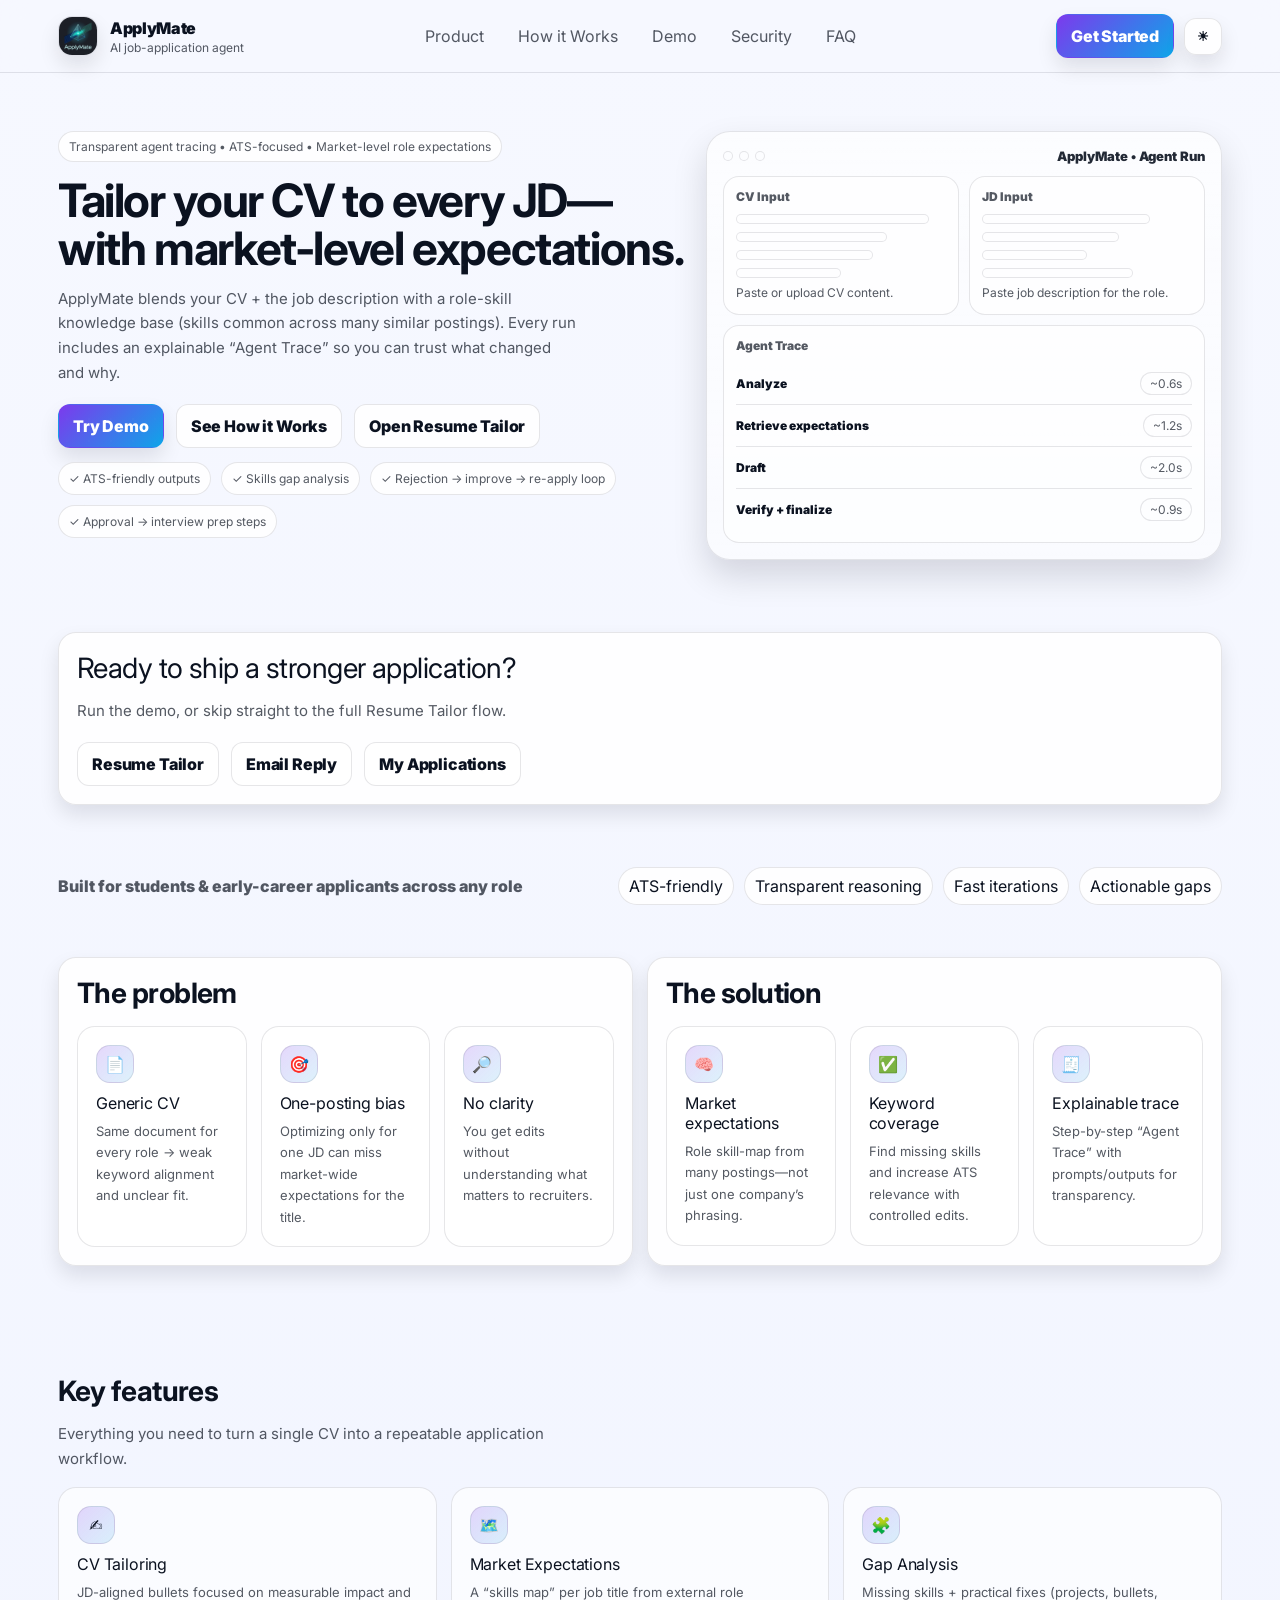
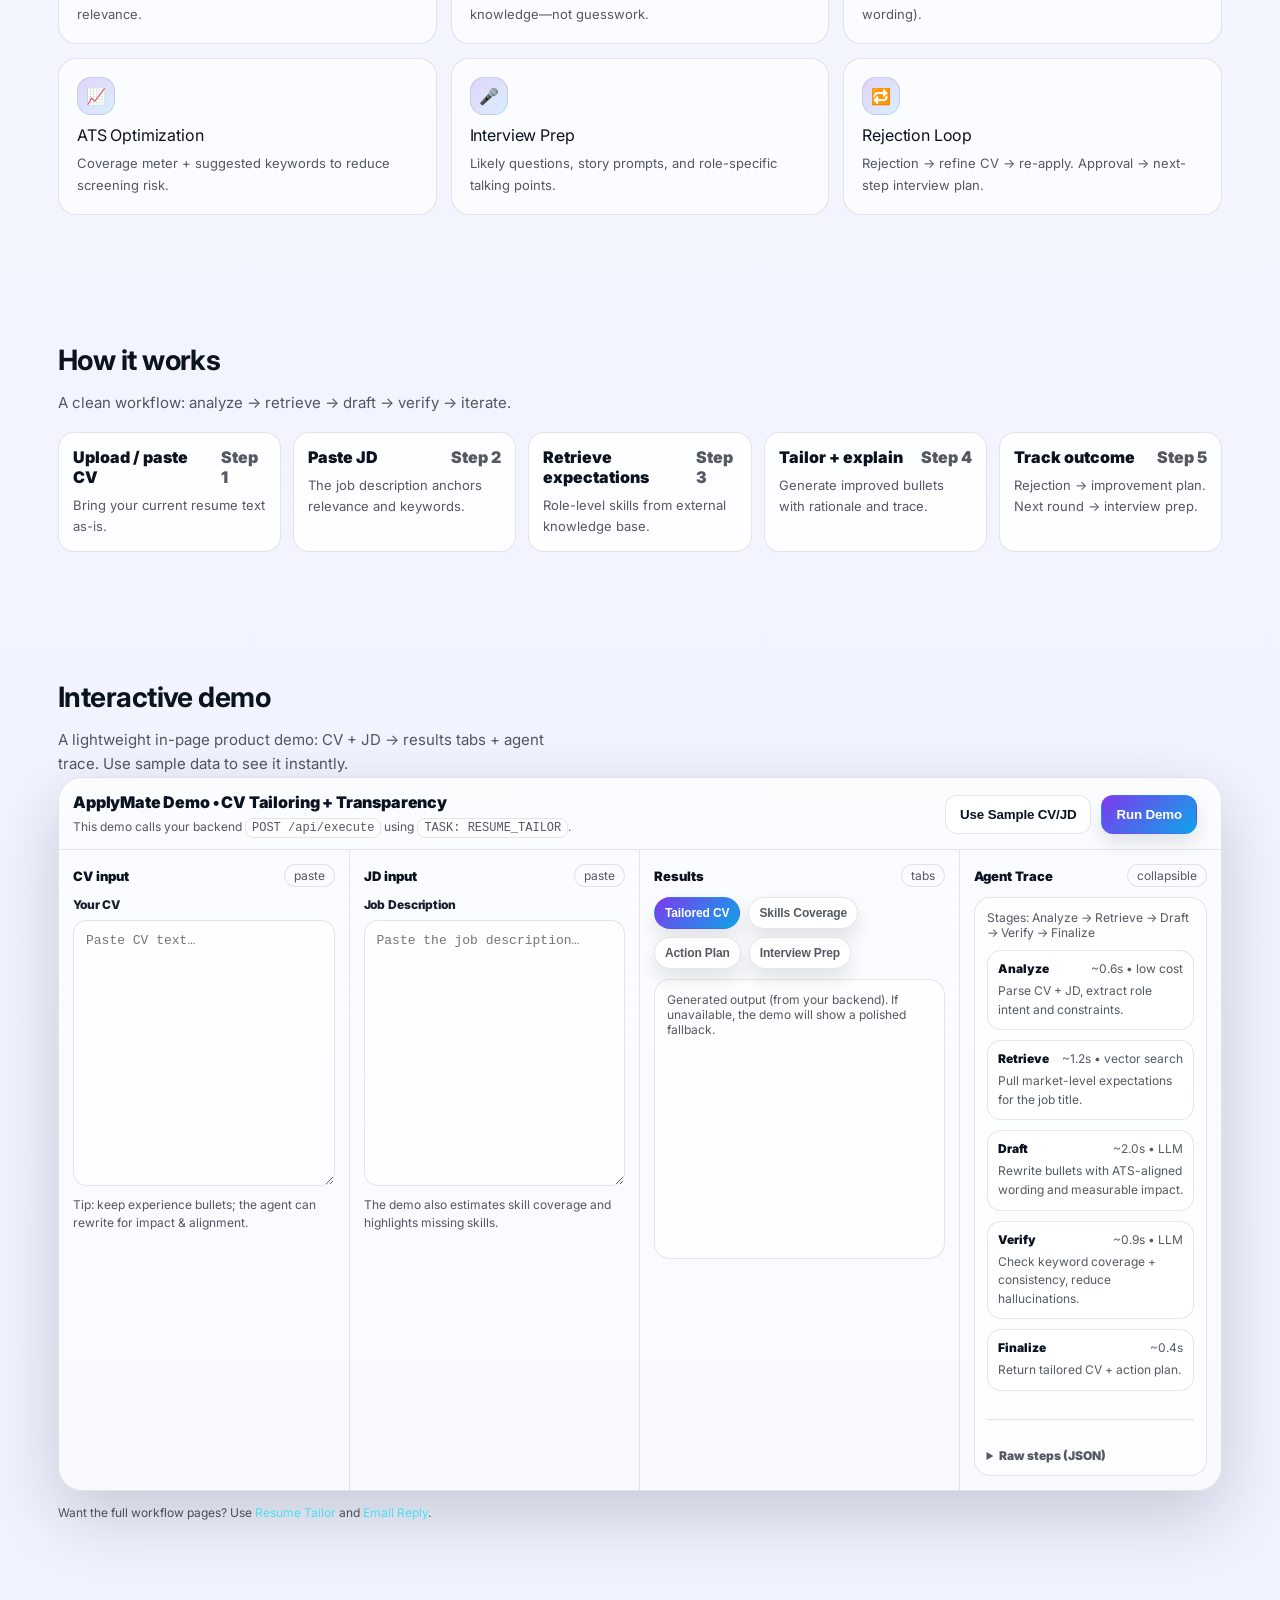
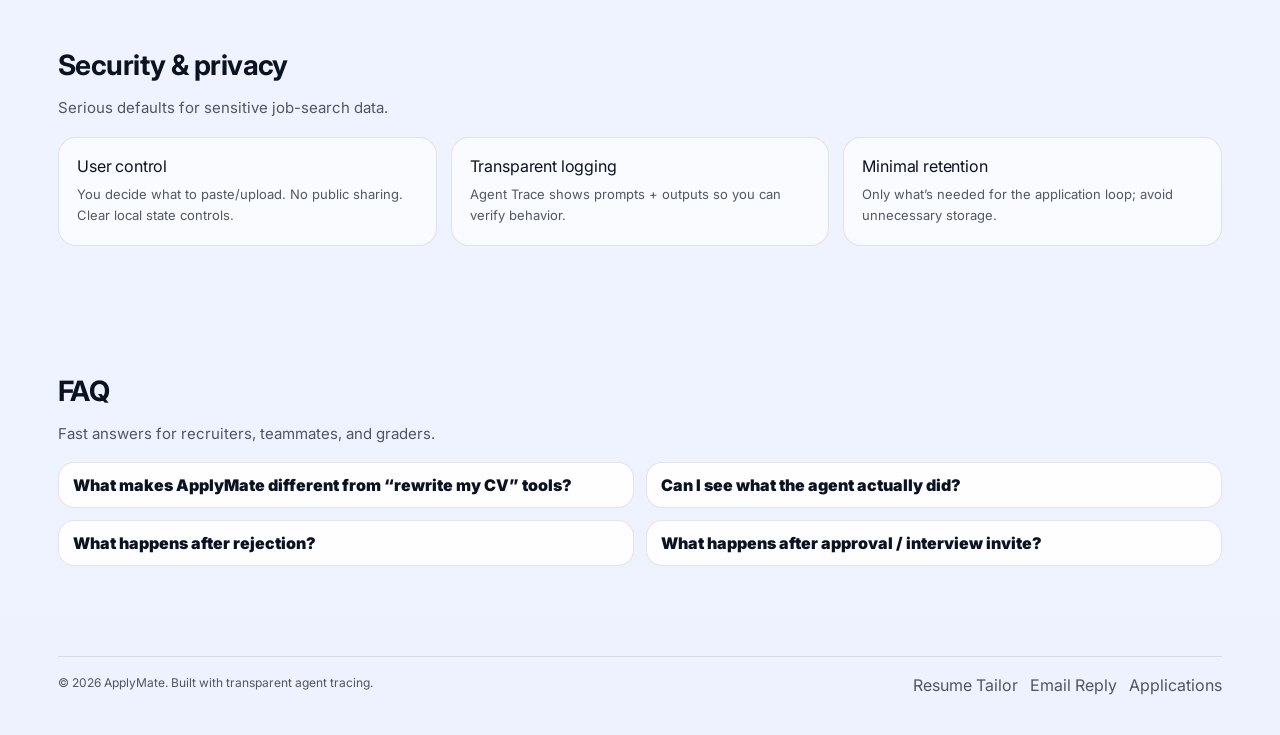
<file: static/index.html>
<!doctype html>
<html lang="en" data-theme="dark">
<head>
  <meta charset="UTF-8" />
  <meta name="viewport" content="width=device-width,initial-scale=1" />
  <title>ApplyMate — Tailor your CV to every JD</title>

  <!-- Optional: premium font -->
  <link rel="preconnect" href="https://fonts.googleapis.com">
  <link rel="preconnect" href="https://fonts.gstatic.com" crossorigin>
  <link href="https://fonts.googleapis.com/css2?family=Inter:wght@400;500;600;700;800;900&display=swap" rel="stylesheet">

  <link rel="stylesheet" href="/static/styles.css" />
  <script defer src="/static/theme.js"></script>
  <script defer src="/static/demo.js"></script>
</head>

<body>
  <div class="bgDots"></div>

  <!-- Top Nav -->
  <header class="topbar">
    <div class="topbarInner">
      <div class="brand">
        <img class="logoImg" src="/static/applymate-logo.png" alt="ApplyMate logo" />
        <div>
          <div class="brandTitle">ApplyMate</div>
          <div class="brandSub">AI job-application agent</div>
        </div>
      </div>

      <nav class="nav" aria-label="Primary">
        <a class="navLink" href="#product">Product</a>
        <a class="navLink" href="#how">How it Works</a>
        <a class="navLink" href="#demo">Demo</a>
        <a class="navLink" href="#security">Security</a>
        <a class="navLink" href="#faq">FAQ</a>
      </nav>

      <div class="navRight">
        <a class="btn btnPrimary" href="/static/resume.html">Get Started</a>
        <button id="themeToggle" class="iconBtn" type="button" aria-label="Toggle theme">☾</button>
      </div>
    </div>
  </header>

  <!-- Hero -->
  <main class="container">
    <section class="hero" id="product">
      <div class="heroGrid">
        <div>
          <span class="kicker">Transparent agent tracing • ATS-focused • Market-level role expectations</span>

          <h1 class="h1">Tailor your CV to every JD—<br/>with market-level expectations.</h1>
          <p class="lead">
            ApplyMate blends your CV + the job description with a role-skill knowledge base
            (skills common across many similar postings). Every run includes an explainable “Agent Trace”
            so you can trust what changed and why.
          </p>

          <div class="heroCtas">
            <a class="btn btnPrimary" href="#demo">Try Demo</a>
            <a class="btn btnSecondary" href="#how">See How it Works</a>
            <a class="btn btnSecondary" href="/static/resume.html">Open Resume Tailor</a>
          </div>

          <div class="heroMeta">
            <span class="badge">✓ ATS-friendly outputs</span>
            <span class="badge">✓ Skills gap analysis</span>
            <span class="badge">✓ Rejection → improve → re-apply loop</span>
            <span class="badge">✓ Approval → interview prep steps</span>
          </div>
        </div>

        <!-- Right: product mock -->
        <div class="mockPanel" aria-label="Product mock">
          <div class="mockTop">
            <div class="windowDots">
              <span class="dot"></span><span class="dot"></span><span class="dot"></span>
            </div>
            <div class="mockTitle">ApplyMate • Agent Run</div>
          </div>

          <div class="mockSplit">
            <div class="miniPanel">
              <div class="miniHead">CV Input</div>
              <div class="miniLines">
                <div class="line w92"></div>
                <div class="line w72"></div>
                <div class="line w65"></div>
                <div class="line w50"></div>
              </div>
              <div class="demoHint">Paste or upload CV content.</div>
            </div>

            <div class="miniPanel">
              <div class="miniHead">JD Input</div>
              <div class="miniLines">
                <div class="line w80"></div>
                <div class="line w65"></div>
                <div class="line w50"></div>
                <div class="line w72"></div>
              </div>
              <div class="demoHint">Paste job description for the role.</div>
            </div>
          </div>

          <div class="traceMini">
            <div class="miniHead">Agent Trace</div>
            <div class="traceRow">
              <span class="traceStage">Analyze</span>
              <span class="pill2">~0.6s</span>
            </div>
            <div class="traceRow">
              <span class="traceStage">Retrieve expectations</span>
              <span class="pill2">~1.2s</span>
            </div>
            <div class="traceRow">
              <span class="traceStage">Draft</span>
              <span class="pill2">~2.0s</span>
            </div>
            <div class="traceRow">
              <span class="traceStage">Verify + finalize</span>
              <span class="pill2">~0.9s</span>
            </div>
          </div>
        </div>
      </div>
    </section>


    <section class="sectionTight">
  <div class="card">
    <div class="h2">Ready to ship a stronger application?</div>
    <p class="lead">Run the demo, or skip straight to the full Resume Tailor flow.</p>
    <div class="heroCtas">
      <a class="btn btnSecondary" href="/static/resume.html">Resume Tailor</a>
      <a class="btn btnSecondary" href="/static/email.html">Email Reply</a>
      <a class="btn btnSecondary" href="/static/applications.html">My Applications</a>
    </div>
  </div>
</section>

    <!-- Social proof strip -->
    <section class="proofStrip">
      <div class="proofRow">
        <div class="proofTitle">Built for students & early-career applicants across any role</div>
        <div class="proofBadges">
          <span class="badge">ATS-friendly</span>
          <span class="badge">Transparent reasoning</span>
          <span class="badge">Fast iterations</span>
          <span class="badge">Actionable gaps</span>
        </div>
      </div>
    </section>

    <!-- Problem -> Solution -->
    <section class="sectionTight">
      <div class="grid2">
        <div class="card">
          <h2 class="h2">The problem</h2>
          <div class="cards3">
            <div class="cardSoft">
              <div class="cardIcon">📄</div>
              <div class="h3">Generic CV</div>
              <div class="cardText">Same document for every role → weak keyword alignment and unclear fit.</div>
            </div>
            <div class="cardSoft">
              <div class="cardIcon">🎯</div>
              <div class="h3">One-posting bias</div>
              <div class="cardText">Optimizing only for one JD can miss market-wide expectations for the title.</div>
            </div>
            <div class="cardSoft">
              <div class="cardIcon">🔎</div>
              <div class="h3">No clarity</div>
              <div class="cardText">You get edits without understanding what matters to recruiters.</div>
            </div>
          </div>
        </div>

        <div class="card">
          <h2 class="h2">The solution</h2>
          <div class="cards3">
            <div class="cardSoft">
              <div class="cardIcon">🧠</div>
              <div class="h3">Market expectations</div>
              <div class="cardText">Role skill-map from many postings—not just one company’s phrasing.</div>
            </div>
            <div class="cardSoft">
              <div class="cardIcon">✅</div>
              <div class="h3">Keyword coverage</div>
              <div class="cardText">Find missing skills and increase ATS relevance with controlled edits.</div>
            </div>
            <div class="cardSoft">
              <div class="cardIcon">🧾</div>
              <div class="h3">Explainable trace</div>
              <div class="cardText">Step-by-step “Agent Trace” with prompts/outputs for transparency.</div>
            </div>
          </div>
        </div>
      </div>
    </section>

    <!-- Key features -->
    <section class="section" aria-label="Features">
      <h2 class="h2">Key features</h2>
      <p class="lead">Everything you need to turn a single CV into a repeatable application workflow.</p>

      <div class="cards6">
        <div class="cardSoft">
          <div class="cardIcon">✍️</div>
          <div class="h3">CV Tailoring</div>
          <div class="cardText">JD-aligned bullets focused on measurable impact and relevance.</div>
        </div>

        <div class="cardSoft">
          <div class="cardIcon">🗺️</div>
          <div class="h3">Market Expectations</div>
          <div class="cardText">A “skills map” per job title from external role knowledge—not guesswork.</div>
        </div>

        <div class="cardSoft">
          <div class="cardIcon">🧩</div>
          <div class="h3">Gap Analysis</div>
          <div class="cardText">Missing skills + practical fixes (projects, bullets, wording).</div>
        </div>

        <div class="cardSoft">
          <div class="cardIcon">📈</div>
          <div class="h3">ATS Optimization</div>
          <div class="cardText">Coverage meter + suggested keywords to reduce screening risk.</div>
        </div>

        <div class="cardSoft">
          <div class="cardIcon">🎤</div>
          <div class="h3">Interview Prep</div>
          <div class="cardText">Likely questions, story prompts, and role-specific talking points.</div>
        </div>

        <div class="cardSoft">
          <div class="cardIcon">🔁</div>
          <div class="h3">Rejection Loop</div>
          <div class="cardText">Rejection → refine CV → re-apply. Approval → next-step interview plan.</div>
        </div>
      </div>
    </section>

    <!-- How it works -->
    <section class="section" id="how">
      <h2 class="h2">How it works</h2>
      <p class="lead">A clean workflow: analyze → retrieve → draft → verify → iterate.</p>

      <div class="stepper">
        <div class="stepPill">
          <div class="stepTop">
            <div class="stepTitle">Upload / paste CV</div>
            <div class="stepNum">Step 1</div>
          </div>
          <div class="stepDesc">Bring your current resume text as-is.</div>
        </div>

        <div class="stepPill">
          <div class="stepTop">
            <div class="stepTitle">Paste JD</div>
            <div class="stepNum">Step 2</div>
          </div>
          <div class="stepDesc">The job description anchors relevance and keywords.</div>
        </div>

        <div class="stepPill">
          <div class="stepTop">
            <div class="stepTitle">Retrieve expectations</div>
            <div class="stepNum">Step 3</div>
          </div>
          <div class="stepDesc">Role-level skills from external knowledge base.</div>
        </div>

        <div class="stepPill">
          <div class="stepTop">
            <div class="stepTitle">Tailor + explain</div>
            <div class="stepNum">Step 4</div>
          </div>
          <div class="stepDesc">Generate improved bullets with rationale and trace.</div>
        </div>

        <div class="stepPill">
          <div class="stepTop">
            <div class="stepTitle">Track outcome</div>
            <div class="stepNum">Step 5</div>
          </div>
          <div class="stepDesc">Rejection → improvement plan. Next round → interview prep.</div>
        </div>
      </div>
    </section>

    <!-- Embedded Demo -->
    <section class="section" id="demo">
      <h2 class="h2">Interactive demo</h2>
      <p class="lead">
        A lightweight in-page product demo: CV + JD → results tabs + agent trace.
        Use sample data to see it instantly.
      </p>

      <div class="demoShell" role="region" aria-label="ApplyMate demo">
        <div class="demoTopBar">
          <div>
            <div class="demoTitle">ApplyMate Demo • CV Tailoring + Transparency</div>
            <div class="demoHint">This demo calls your backend <span class="kbd">POST /api/execute</span> using <span class="kbd">TASK: RESUME_TAILOR</span>.</div>
          </div>
          <div class="demoTopActions">
            <button id="demoSample" class="btn btnSecondary" type="button">Use Sample CV/JD</button>
            <button id="demoRun" class="btn btnPrimary" type="button">Run Demo</button>
            <span id="demoStatus" class="small"></span>
          </div>
        </div>

        <div class="demoGrid">
          <!-- CV -->
          <div class="demoCol">
            <div class="demoColHead">
              <div class="demoColTitle">CV input</div>
              <span class="pill2">paste</span>
            </div>
            <label for="demoCv">Your CV</label>
            <textarea id="demoCv" rows="16" placeholder="Paste CV text…"></textarea>
            <div class="demoHint">Tip: keep experience bullets; the agent can rewrite for impact & alignment.</div>
          </div>

          <!-- JD -->
          <div class="demoCol">
            <div class="demoColHead">
              <div class="demoColTitle">JD input</div>
              <span class="pill2">paste</span>
            </div>
            <label for="demoJd">Job Description</label>
            <textarea id="demoJd" rows="16" placeholder="Paste the job description…"></textarea>
            <div class="demoHint">The demo also estimates skill coverage and highlights missing skills.</div>
          </div>

          <!-- Results -->
          <div class="demoCol">
            <div class="demoColHead">
              <div class="demoColTitle">Results</div>
              <span class="pill2">tabs</span>
            </div>

            <div class="tabs" id="demoTabs">
              <button class="tab isActive" type="button" data-tab="cv">Tailored CV</button>
              <button class="tab" type="button" data-tab="skills">Skills Coverage</button>
              <button class="tab" type="button" data-tab="plan">Action Plan</button>
              <button class="tab" type="button" data-tab="interview">Interview Prep</button>
            </div>

            <div class="tabPanel">
              <div id="tab_cv">
                <div class="small muted">Generated output (from your backend). If unavailable, the demo will show a polished fallback.</div>
                <div id="demoCvOut" class="diffBox" style="margin-top:10px;"></div>
              </div>

              <div id="tab_skills" class="hidden">
                <div class="small muted">Estimated coverage using a role skill-map + keyword overlap.</div>

                <div class="progressRow">
                  <div class="progressLabel"><span>Keyword coverage</span><span id="covPct">0%</span></div>
                  <div class="progressTrack"><div id="covFill" class="progressFill"></div></div>
                </div>

                <div class="progressRow">
                  <div class="progressLabel"><span>Market expectation match</span><span id="marketPct">0%</span></div>
                  <div class="progressTrack"><div id="marketFill" class="progressFill"></div></div>
                </div>

                <div class="hr"></div>

                <div class="h3">Missing skills (from JD)</div>
                <div id="missingChips" class="chips"></div>
              </div>

              <div id="tab_plan" class="hidden">
                <div class="h3">Next actions</div>
                <div id="planOut" class="small" style="margin-top:10px; line-height:1.7;"></div>
              </div>

              <div id="tab_interview" class="hidden">
                <div class="h3">Interview prep</div>
                <div id="interviewOut" class="small" style="margin-top:10px; line-height:1.7;"></div>
              </div>
            </div>
          </div>

          <!-- Trace -->
          <div class="demoCol">
            <div class="demoColHead">
              <div class="demoColTitle">Agent Trace</div>
              <span class="pill2">collapsible</span>
            </div>

            <div class="tracePanel">
              <div class="small muted">Stages: Analyze → Retrieve → Draft → Verify → Finalize</div>
              <div id="traceList" class="traceList"></div>

              <div class="hr"></div>

              <details>
                <summary class="small" style="cursor:pointer; font-weight:900; color: var(--muted);">Raw steps (JSON)</summary>
                <pre id="traceRaw" class="code" style="margin-top:10px;"></pre>
              </details>
            </div>
          </div>
        </div>
      </div>

      <div style="margin-top:14px;" class="small muted">
        Want the full workflow pages? Use <a class="inlineLink" href="/static/resume.html">Resume Tailor</a> and <a class="inlineLink" href="/static/email.html">Email Reply</a>.
      </div>
    </section>

    <!-- Security -->
    <section class="section" id="security">
      <h2 class="h2">Security & privacy</h2>
      <p class="lead">Serious defaults for sensitive job-search data.</p>

      <div class="cards3">
        <div class="cardSoft">
          <div class="h3">User control</div>
          <div class="cardText">You decide what to paste/upload. No public sharing. Clear local state controls.</div>
        </div>
        <div class="cardSoft">
          <div class="h3">Transparent logging</div>
          <div class="cardText">Agent Trace shows prompts + outputs so you can verify behavior.</div>
        </div>
        <div class="cardSoft">
          <div class="h3">Minimal retention</div>
          <div class="cardText">Only what’s needed for the application loop; avoid unnecessary storage.</div>
        </div>
      </div>
    </section>


    <!-- FAQ -->
    <section class="section" id="faq">
      <h2 class="h2">FAQ</h2>
      <p class="lead">Fast answers for recruiters, teammates, and graders.</p>

      <div class="faqGrid">
        <details class="faq">
          <summary>What makes ApplyMate different from “rewrite my CV” tools?</summary>
          <div class="ans">It blends the JD with market-level role expectations (skills common across many postings) and shows an Agent Trace for transparency.</div>
        </details>

        <details class="faq">
          <summary>Can I see what the agent actually did?</summary>
          <div class="ans">Yes—each run outputs trace steps (prompt/response) so you can audit and understand the reasoning.</div>
        </details>

        <details class="faq">
          <summary>What happens after rejection?</summary>
          <div class="ans">ApplyMate proposes concrete fixes: bullet upgrades, missing skill coverage, and an action plan to re-apply stronger.</div>
        </details>

        <details class="faq">
          <summary>What happens after approval / interview invite?</summary>
          <div class="ans">It generates an interview prep pack: likely questions, talking points, and stories aligned to your tailored CV.</div>
        </details>
      </div>


    </section>

    <!-- Footer -->
    <footer class="footer">
      <div class="footerRow">
        <div class="small">© <span id="year"></span> ApplyMate. Built with transparent agent tracing.</div>
        <div class="footerLinks">
          <a class="footerLink" href="/static/resume.html">Resume Tailor</a>
          <a class="footerLink" href="/static/email.html">Email Reply</a>
          <a class="footerLink" href="/static/applications.html">Applications</a>
        </div>
      </div>
    </footer>
  </main>

  <script>
    document.getElementById("year").textContent = new Date().getFullYear();
  </script>
</body>
</html>
</file>
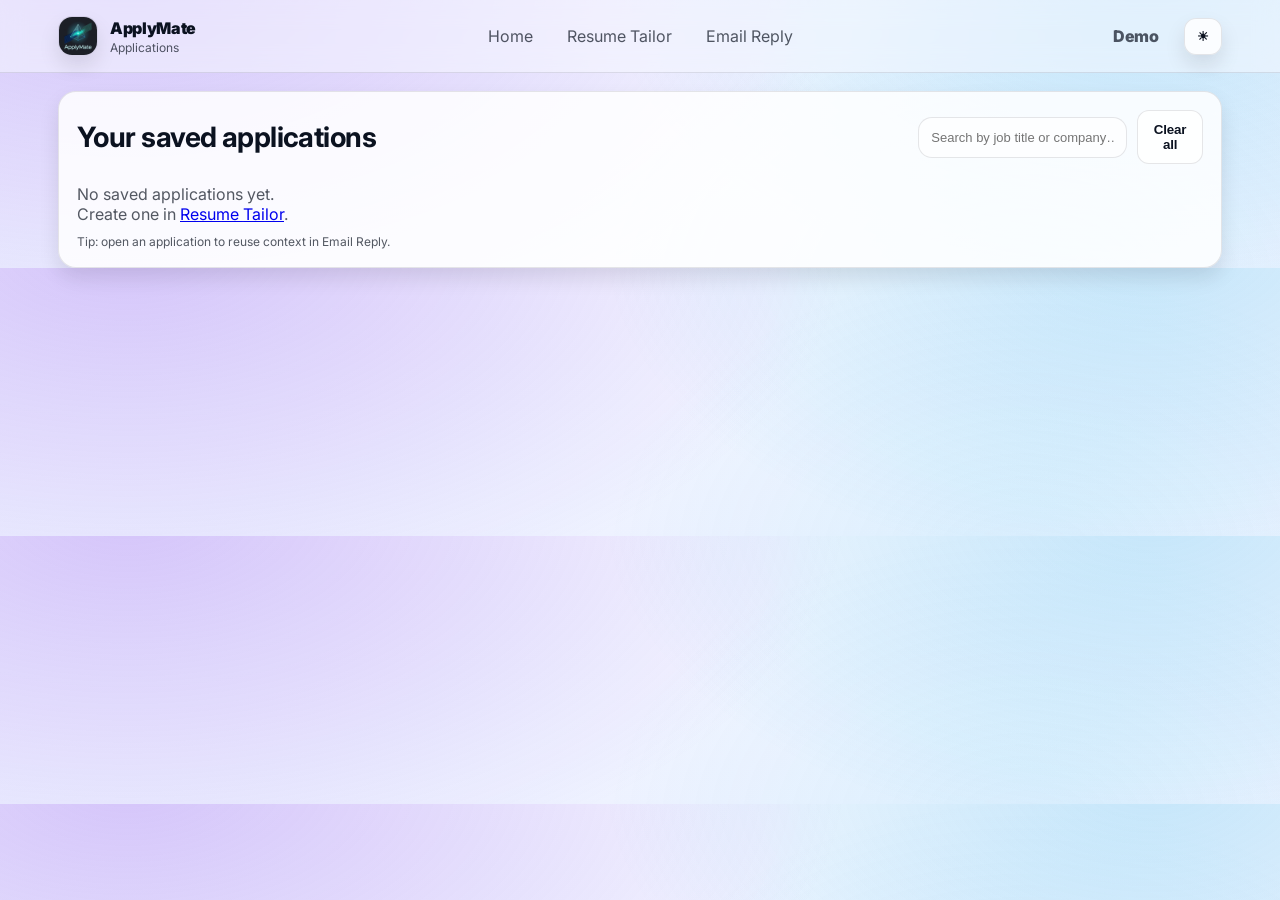
<file: static/applications.html>
<!doctype html>
<html lang="en" data-theme="dark">
<head>
  <meta charset="UTF-8" />
  <meta name="viewport" content="width=device-width,initial-scale=1" />
  <title>ApplyMate — Applications</title>

  <link rel="preconnect" href="https://fonts.googleapis.com">
  <link rel="preconnect" href="https://fonts.gstatic.com" crossorigin>
  <link href="https://fonts.googleapis.com/css2?family=Inter:wght@400;500;600;700;800;900&display=swap" rel="stylesheet">

  <link rel="stylesheet" href="/static/styles.css" />
  <script defer src="/static/theme.js"></script>
</head>

<body>
  <div class="bgDots"></div>

  <header class="topbar">
    <div class="topbarInner">
      <div class="brand">
        <img class="logoImg" src="/static/applymate-logo.png" alt="ApplyMate logo" />
        <div>
          <div class="brandTitle">ApplyMate</div>
          <div class="brandSub">Applications</div>
        </div>
      </div>

      <nav class="nav">
        <a class="navLink" href="/static/index.html">Home</a>
        <a class="navLink" href="/static/resume.html">Resume Tailor</a>
        <a class="navLink" href="/static/email.html">Email Reply</a>
      </nav>

      <div class="navRight">
        <a class="btn btnGhost" href="/static/index.html#demo">Demo</a>
        <button id="themeToggle" class="iconBtn" type="button" aria-label="Toggle theme">☾</button>
      </div>
    </div>
  </header>

  <main class="container" style="padding-top:18px;">
    <section class="card">
      <div class="cardHeaderRow">
        <h2 class="h2" style="margin:0;">Your saved applications</h2>
        <div class="row">
          <input id="search" type="text" placeholder="Search by job title or company…" style="max-width:320px;" />
          <button id="clearAllBtn" class="secondary" type="button">Clear all</button>
        </div>
      </div>

      <div id="list" class="history"></div>
      <div class="small muted">Tip: open an application to reuse context in Email Reply.</div>
    </section>
  </main>

  <script src="/static/applications.js"></script>
</body>
</html>
</file>
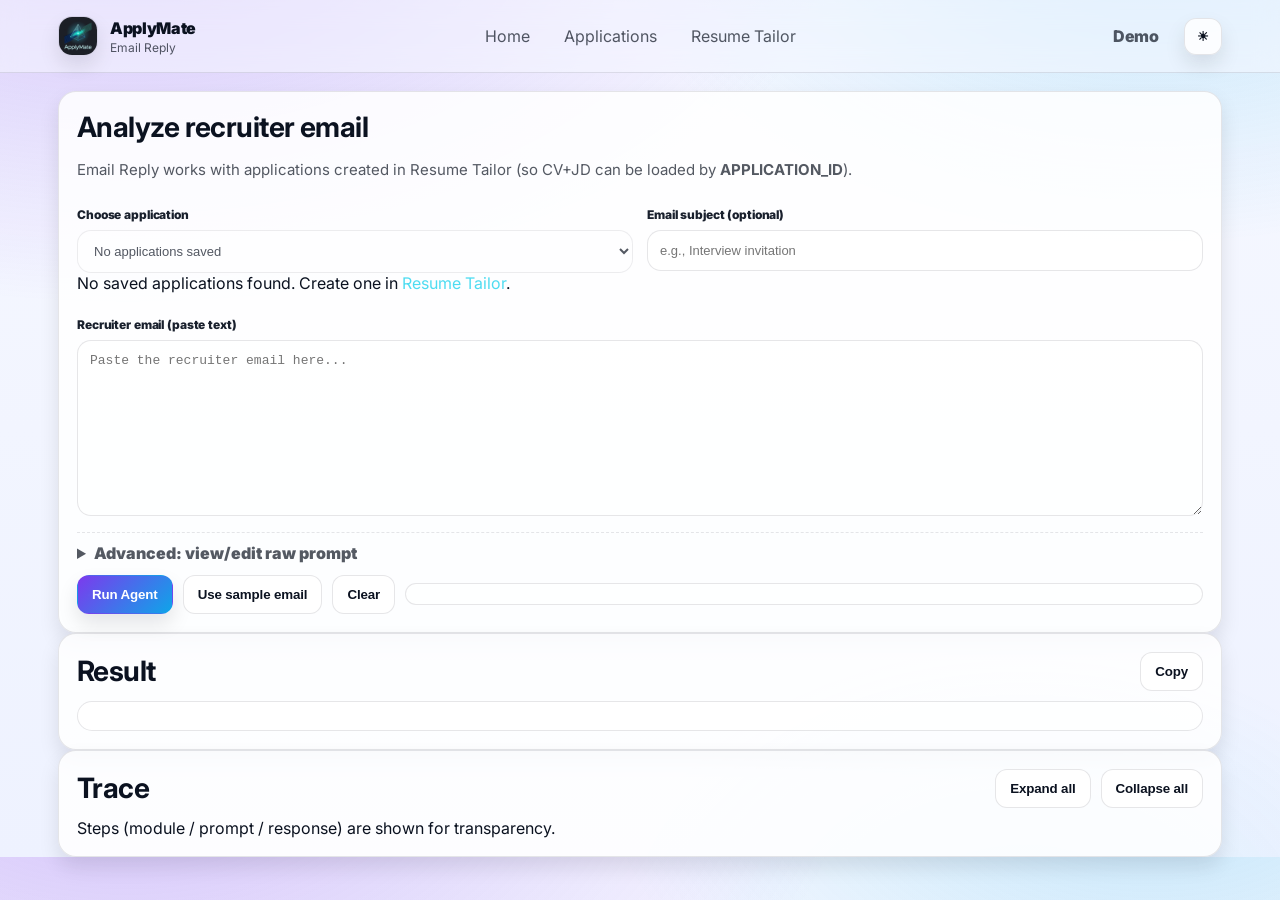
<file: static/email.html>
<!doctype html>
<html lang="en" data-theme="dark">
<head>
  <meta charset="UTF-8" />
  <meta name="viewport" content="width=device-width,initial-scale=1" />
  <title>ApplyMate — Email Reply</title>

  <link rel="preconnect" href="https://fonts.googleapis.com">
  <link rel="preconnect" href="https://fonts.gstatic.com" crossorigin>
  <link href="https://fonts.googleapis.com/css2?family=Inter:wght@400;500;600;700;800;900&display=swap" rel="stylesheet">

  <link rel="stylesheet" href="/static/styles.css" />
  <script defer src="/static/theme.js"></script>
</head>

<body>
  <div class="bgDots"></div>

  <header class="topbar">
    <div class="topbarInner">
      <div class="brand">
        <img class="logoImg" src="/static/applymate-logo.png" alt="ApplyMate logo" />
        <div>
          <div class="brandTitle">ApplyMate</div>
          <div class="brandSub">Email Reply</div>
        </div>
      </div>

      <nav class="nav">
        <a class="navLink" href="/static/index.html">Home</a>
        <a class="navLink" href="/static/applications.html">Applications</a>
        <a class="navLink" href="/static/resume.html">Resume Tailor</a>
      </nav>

      <div class="navRight">
        <a class="btn btnGhost" href="/static/index.html#demo">Demo</a>
        <button id="themeToggle" class="iconBtn" type="button" aria-label="Toggle theme">☾</button>
      </div>
    </div>
  </header>

  <main class="container" style="padding-top:18px;">
    <section class="card">
      <div class="cardHeader">
        <h2 class="h2" style="margin:0;">Analyze recruiter email</h2>
        <div class="lead" style="max-width:none;">
          Email Reply works with applications created in Resume Tailor (so CV+JD can be loaded by <b>APPLICATION_ID</b>).
        </div>
      </div>

      <div class="grid2">
        <div class="field">
          <label>Choose application</label>
          <select id="appSelect"></select>
          <div id="noApps" class="hint hidden">
            No saved applications found. Create one in
            <a class="inlineLink" href="/static/resume.html">Resume Tailor</a>.
          </div>
        </div>

        <div class="field">
          <label>Email subject (optional)</label>
          <input id="emailSubject" type="text" placeholder="e.g., Interview invitation" />
        </div>
      </div>

      <div class="field">
        <label>Recruiter email (paste text)</label>
        <textarea id="emailText" rows="10" placeholder="Paste the recruiter email here..."></textarea>
      </div>

      <details class="advanced">
        <summary>Advanced: view/edit raw prompt</summary>
        <div class="field">
          <label>Raw prompt sent to /api/execute</label>
          <textarea id="prompt" rows="12"></textarea>
        </div>
        <div class="hint">Tip: run with <span class="kbd">Ctrl</span>+<span class="kbd">Enter</span>.</div>
      </details>

      <div class="actions">
        <button id="runBtn" type="button">Run Agent</button>
        <button id="sampleEmailBtn" class="secondary" type="button">Use sample email</button>
        <button id="clearBtn" class="secondary" type="button">Clear</button>
        <div id="status" class="status"></div>
      </div>
    </section>

    <section class="card">
      <div class="cardHeaderRow">
        <h2 class="h2" style="margin:0;">Result</h2>
        <div class="row">
          <button id="copyFinalBtn" class="secondary" type="button">Copy</button>
        </div>
      </div>
      <div id="finalResponse" class="resultBox"></div>
    </section>

    <section class="card">
      <div class="cardHeaderRow">
        <h2 class="h2" style="margin:0;">Trace</h2>
        <div class="row">
          <button id="expandAllBtn" class="secondary" type="button">Expand all</button>
          <button id="collapseAllBtn" class="secondary" type="button">Collapse all</button>
        </div>
      </div>
      <div class="hint">Steps (module / prompt / response) are shown for transparency.</div>
      <div id="steps" class="steps"></div>
    </section>
  </main>

  <script src="/static/email.js"></script>
</body>
</html>
</file>
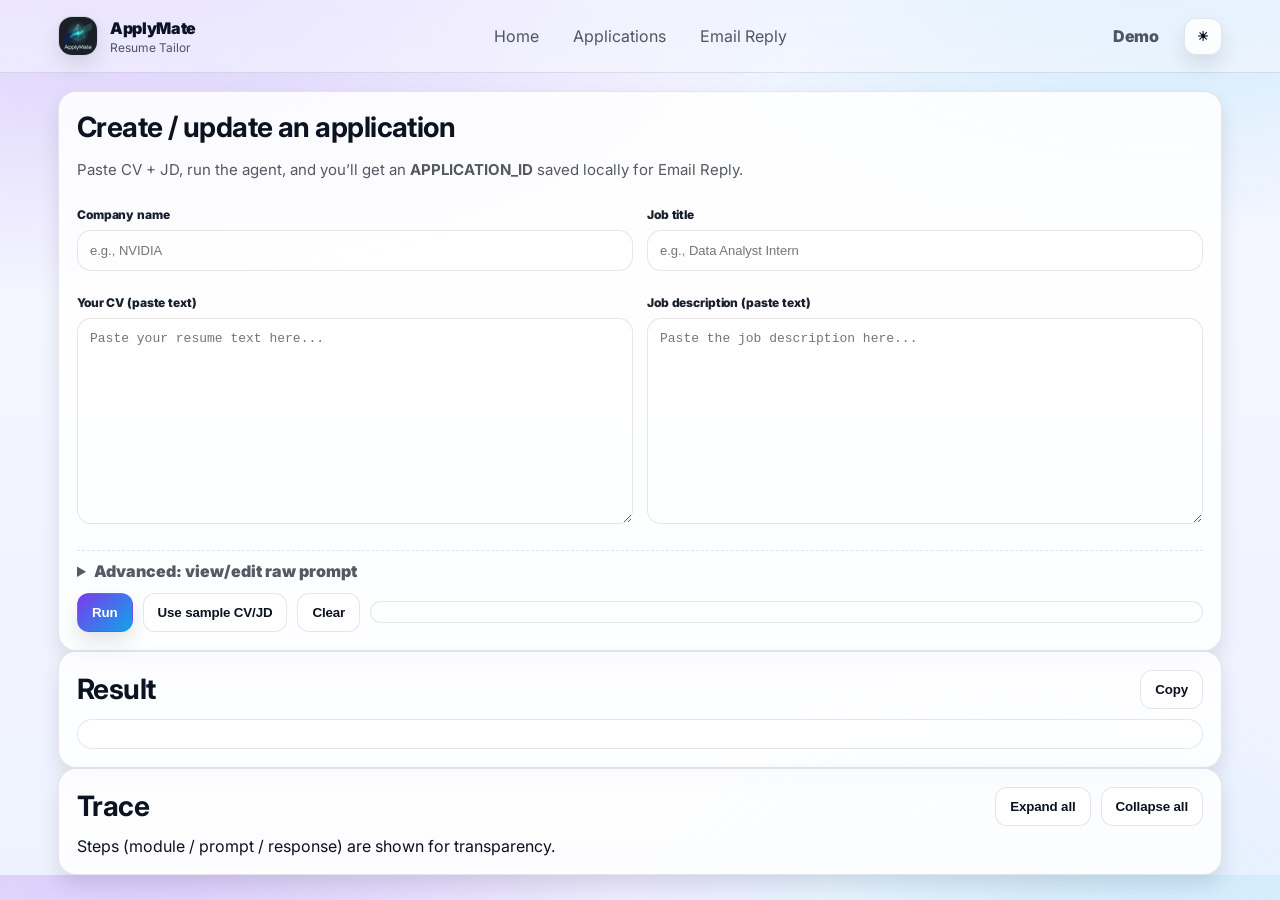
<file: static/resume.html>
<!doctype html>
<html lang="en" data-theme="dark">
<head>
  <meta charset="UTF-8" />
  <meta name="viewport" content="width=device-width,initial-scale=1" />
  <title>ApplyMate — Resume Tailor</title>

  <link rel="preconnect" href="https://fonts.googleapis.com">
  <link rel="preconnect" href="https://fonts.gstatic.com" crossorigin>
  <link href="https://fonts.googleapis.com/css2?family=Inter:wght@400;500;600;700;800;900&display=swap" rel="stylesheet">

  <link rel="stylesheet" href="/static/styles.css" />
  <script defer src="/static/theme.js"></script>
</head>

<body>
  <div class="bgDots"></div>

  <header class="topbar">
    <div class="topbarInner">
      <div class="brand">
        <img class="logoImg" src="/static/applymate-logo.png" alt="ApplyMate logo" />
        <div>
          <div class="brandTitle">ApplyMate</div>
          <div class="brandSub">Resume Tailor</div>
        </div>
      </div>

      <nav class="nav">
        <a class="navLink" href="/static/index.html">Home</a>
        <a class="navLink" href="/static/applications.html">Applications</a>
        <a class="navLink" href="/static/email.html">Email Reply</a>
      </nav>

      <div class="navRight">
        <a class="btn btnGhost" href="/static/index.html#demo">Demo</a>
        <button id="themeToggle" class="iconBtn" type="button" aria-label="Toggle theme">☾</button>
      </div>
    </div>
  </header>

  <main class="container" style="padding-top:18px;">
    <section class="card">
      <div class="cardHeader">
        <h2 class="h2" style="margin:0;">Create / update an application</h2>
        <div class="lead" style="max-width:none;">
          Paste CV + JD, run the agent, and you’ll get an <b>APPLICATION_ID</b> saved locally for Email Reply.
        </div>
      </div>

      <div class="grid2">
        <div class="field">
          <label>Company name</label>
          <input id="companyName" type="text" placeholder="e.g., NVIDIA" />
        </div>

        <div class="field">
          <label>Job title</label>
          <input id="jobTitle" type="text" placeholder="e.g., Data Analyst Intern" />
        </div>
      </div>

      <div class="grid2">
        <div class="field">
          <label>Your CV (paste text)</label>
          <textarea id="cvText" rows="12" placeholder="Paste your resume text here..."></textarea>
        </div>

        <div class="field">
          <label>Job description (paste text)</label>
          <textarea id="jdText" rows="12" placeholder="Paste the job description here..."></textarea>
        </div>
      </div>

      <details class="advanced">
        <summary>Advanced: view/edit raw prompt</summary>
        <div class="field">
          <label>Raw prompt sent to /api/execute</label>
          <textarea id="prompt" rows="10"></textarea>
        </div>
        <div class="hint">Tip: run with <span class="kbd">Ctrl</span>+<span class="kbd">Enter</span>.</div>
      </details>

      <div class="actions">
        <button id="runBtn" type="button">Run</button>
        <button id="sampleBtn" class="secondary" type="button">Use sample CV/JD</button>
        <button id="clearBtn" class="secondary" type="button">Clear</button>
        <div id="status" class="status"></div>
      </div>
    </section>

    <section class="card">
      <div class="cardHeaderRow">
        <h2 class="h2" style="margin:0;">Result</h2>
        <div class="row">
          <button id="copyFinalBtn" class="secondary" type="button">Copy</button>
        </div>
      </div>

      <div id="finalResponse" class="resultBox"></div>

      <div id="appSavedBanner" class="banner hidden">
        <b>Saved.</b> Application added to your list for Email Reply.
        <span id="savedAppMeta" class="muted"></span>
      </div>
    </section>

    <section class="card">
      <div class="cardHeaderRow">
        <h2 class="h2" style="margin:0;">Trace</h2>
        <div class="row">
          <button id="expandAllBtn" class="secondary" type="button">Expand all</button>
          <button id="collapseAllBtn" class="secondary" type="button">Collapse all</button>
        </div>
      </div>

      <div class="hint">Steps (module / prompt / response) are shown for transparency.</div>
      <div id="steps" class="steps"></div>
    </section>
  </main>

  <script src="/static/resume.js"></script>
</body>
</html>
</file>
<file: static/styles.css>
/* =========================
   ApplyMate — Premium UI v2
   Dark-first, modern SaaS
   ========================= */

:root{
  --container: 1200px;

  --radius-sm: 10px;
  --radius-md: 14px;
  --radius-lg: 18px;
  --radius-xl: 24px;

  --font-sans: Inter, ui-sans-serif, system-ui, -apple-system, Segoe UI, Roboto, Arial;
  --font-mono: ui-monospace, SFMono-Regular, Menlo, Monaco, Consolas, "Liberation Mono", "Courier New", monospace;

  /* Accent: electric blue / violet */
  --accent: #7c3aed;   /* violet */
  --accent2:#0ea5e9;   /* blue */
  --accent3:#22d3ee;   /* cyan highlight */

  /* Semantic */
  --ok: #22c55e;
  --err:#ef4444;
  --warn:#f59e0b;

  /* Shadows */
  --shadow-lg: 0 24px 80px rgba(0,0,0,.55);
  --shadow-md: 0 16px 40px rgba(0,0,0,.45);
  --shadow-sm: 0 10px 22px rgba(0,0,0,.30);

  /* Motion */
  --ease: cubic-bezier(.2,.8,.2,1);
}

html{ scroll-behavior: smooth; }
*{ box-sizing: border-box; }

html[data-theme="dark"]{
  --bg0: #050711;
  --bg1: #070a14;
  --panel: rgba(255,255,255,0.06);
  --panel2: rgba(255,255,255,0.09);
  --panelSolid: #0b1020;
  --text: #e8ecf7;
  --muted: rgba(232,236,247,0.72);
  --muted2: rgba(232,236,247,0.56);
  --border: rgba(255,255,255,0.12);
  --border2: rgba(255,255,255,0.18);
  --codeBg: rgba(255,255,255,0.05);
}

html[data-theme="light"]{
  --bg0: #f6f8ff;
  --bg1: #eef2ff;
  --panel: rgba(255,255,255,0.85);
  --panel2: rgba(255,255,255,0.95);
  --panelSolid: #ffffff;
  --text: #0b1220;
  --muted: rgba(11,18,32,0.70);
  --muted2: rgba(11,18,32,0.55);
  --border: rgba(11,18,32,0.10);
  --border2: rgba(11,18,32,0.16);
  --codeBg: rgba(11,18,32,0.04);

  --shadow-lg: 0 24px 70px rgba(2,6,23,.18);
  --shadow-md: 0 16px 34px rgba(2,6,23,.14);
  --shadow-sm: 0 10px 20px rgba(2,6,23,.10);
}

body{
  margin: 0;
  font-family: var(--font-sans);
  color: var(--text);
  background:
    radial-gradient(1200px 650px at 10% -10%, rgba(124,58,237,0.28), transparent 60%),
    radial-gradient(1000px 600px at 90% -10%, rgba(14,165,233,0.22), transparent 55%),
    radial-gradient(700px 500px at 80% 110%, rgba(34,211,238,0.10), transparent 60%),
    linear-gradient(180deg, var(--bg0), var(--bg1));
  overflow-x: hidden;
}

/* Subtle dot grid overlay */
.bgDots{
  pointer-events:none;
  position: fixed;
  inset: 0;
  opacity: 0.45;
  background-image:
    radial-gradient(circle at 1px 1px, rgba(255,255,255,0.10) 1px, transparent 1px);
  background-size: 22px 22px;
  mask-image: radial-gradient(ellipse at 50% 15%, rgba(0,0,0,1), rgba(0,0,0,0));
}

.page{ min-height: 100vh; }
.container{
  max-width: var(--container);
  margin: 0 auto;
  padding: 0 18px;
}

/* ===== Top Nav ===== */
.topbar{
  position: sticky;
  top: 0;
  z-index: 50;

  border-bottom: 1px solid var(--border);
  backdrop-filter: blur(12px);
  -webkit-backdrop-filter: blur(12px);

  background: color-mix(in srgb, var(--bg0) 55%, transparent);
}
.topbarInner{
  max-width: var(--container);
  margin: 0 auto;
  padding: 14px 18px;
  display:flex;
  align-items:center;
  justify-content: space-between;
  gap: 14px;
}

.brand{ display:flex; gap: 12px; align-items:center; min-width: 220px; }
.logo{
  width: 40px; height: 40px;
  border-radius: 14px;
  display:flex; align-items:center; justify-content:center;
  font-weight: 900;
  letter-spacing: -0.02em;
  color: white;
  background: linear-gradient(135deg, var(--accent), var(--accent2));
  box-shadow: var(--shadow-sm);
}

/* Image logo (replaces the text "A") */
.logoImg{
  width: 40px;
  height: 40px;
  border-radius: 14px;
  object-fit: cover;
  object-position: 50% 45%;
  box-shadow: var(--shadow-sm);
  border: 1px solid var(--border);
  background: rgba(255,255,255,0.04);
}

.brandTitle{
  font-size: 16px;
  font-weight: 900;
  letter-spacing: -0.02em;
}
.brandSub{ font-size: 12px; color: var(--muted); margin-top: 2px; }

.nav{
  display:flex;
  gap: 8px;
  align-items:center;
  flex-wrap: wrap;
}
.navLink{
  text-decoration:none;
  color: var(--muted);
  padding: 10px 12px;
  border-radius: 12px;
  border: 1px solid transparent;
  transition: 180ms var(--ease);
}
.navLink:hover{
  color: var(--text);
  border-color: var(--border);
  background: var(--panel);
}

.navRight{
  display:flex;
  gap: 10px;
  align-items:center;
  justify-content:flex-end;
  min-width: 220px;
}

.iconBtn{
  border: 1px solid var(--border);
  background: var(--panel);
  color: var(--text);
  border-radius: 12px;
  padding: 10px 12px;
  cursor:pointer;
  transition: 180ms var(--ease);
}
.iconBtn:hover{ transform: translateY(-1px); border-color: var(--border2); background: var(--panel2); }

/* ===== Buttons ===== */
.btn, .cta, button{
  display:inline-flex;
  align-items:center;
  justify-content:center;
  gap: 10px;

  border-radius: 12px;
  padding: 11px 14px;
  border: 1px solid transparent;
  cursor: pointer;
  font-weight: 850;
  letter-spacing: -0.01em;
  transition: 180ms var(--ease);
  user-select:none;
  text-decoration:none;
}

.btnPrimary, .cta, button{
  color: white;
  background: linear-gradient(135deg, var(--accent), var(--accent2));
  box-shadow: var(--shadow-sm);
}
.btnPrimary:hover, .cta:hover, button:hover{ transform: translateY(-1px); filter: brightness(1.04); }

.btnSecondary, .secondaryCta, button.secondary{
  color: var(--text);
  border-color: var(--border);
  background: var(--panel);
  box-shadow: none;
}
.btnSecondary:hover, .secondaryCta:hover, button.secondary:hover{
  transform: translateY(-1px);
  border-color: var(--border2);
  background: var(--panel2);
}

.btnGhost, .ghostCta{
  color: var(--muted);
  border-color: transparent;
  background: transparent;
}
.btnGhost:hover, .ghostCta:hover{
  color: var(--text);
  background: var(--panel);
  border-color: var(--border);
}

button:disabled{ opacity: 0.6; cursor: not-allowed; transform: none !important; }

/* ===== Sections / Typography ===== */
.section{ padding: 64px 0; }
.sectionTight{ padding: 44px 0; }

.kicker{
  display:inline-flex;
  align-items:center;
  gap: 8px;
  padding: 7px 10px;
  border-radius: 999px;
  border: 1px solid var(--border);
  background: var(--panel);
  color: var(--muted);
  font-size: 12px;
}

.h1{
  margin: 14px 0 0;
  font-size: 46px;
  line-height: 1.05;
  letter-spacing: -0.03em;
}
.h2{
  margin: 0;
  font-size: 28px;
  letter-spacing: -0.02em;
}
.h3{
  margin: 0;
  font-size: 16px;
  letter-spacing: -0.01em;
}
.lead{
  margin: 14px 0 0;
  color: var(--muted);
  line-height: 1.65;
  font-size: 15px;
  max-width: 58ch;
}
.muted{ color: var(--muted); }
.small{ font-size: 12px; color: var(--muted); }

.hr{
  height: 1px;
  background: var(--border);
  margin: 28px 0;
}

/* ===== Cards / Panels ===== */
.card{
  border: 1px solid var(--border);
  border-radius: var(--radius-lg);
  background: var(--panel);
  box-shadow: var(--shadow-sm);
  padding: 18px;
}
.cardSoft{
  border: 1px solid var(--border);
  border-radius: var(--radius-lg);
  background: color-mix(in srgb, var(--panel) 75%, transparent);
  padding: 18px;
}
.card:hover{ border-color: var(--border2); }

.cardHeader{ margin-bottom: 12px; }
.cardHeaderRow{
  display:flex;
  align-items:center;
  justify-content: space-between;
  gap: 10px;
  margin-bottom: 10px;
}

.grid2{
  display:grid;
  grid-template-columns: 1fr 1fr;
  gap: 14px;
}

/* ===== Forms ===== */
.field{ margin: 12px 0; }
label{
  display:block;
  font-size: 12px;
  font-weight: 850;
  letter-spacing: -0.01em;
  margin-bottom: 8px;
  color: color-mix(in srgb, var(--text) 80%, var(--muted));
}

input, textarea, select{
  width: 100%;
  border-radius: 14px;
  border: 1px solid var(--border);
  background: color-mix(in srgb, var(--panel2) 70%, transparent);
  padding: 12px;
  outline: none;
  font-size: 13px;
  color: var(--text);
  transition: 160ms var(--ease);
}
textarea{
  resize: vertical;
  font-family: var(--font-mono);
}
input:focus, textarea:focus, select:focus{
  border-color: color-mix(in srgb, var(--accent2) 60%, white);
  box-shadow: 0 0 0 4px color-mix(in srgb, var(--accent2) 25%, transparent);
}

.inlineLink{ color: color-mix(in srgb, var(--accent3) 80%, white); text-decoration:none; }
.inlineLink:hover{ text-decoration: underline; }

/* ===== Status / Banners ===== */
.actions{
  display:flex;
  align-items:center;
  gap: 10px;
  flex-wrap: wrap;
  margin-top: 12px;
}
.status{
  flex: 1;
  min-width: 220px;
  padding: 10px 12px;
  border-radius: 12px;
  border: 1px solid var(--border);
  background: color-mix(in srgb, var(--panel2) 70%, transparent);
  color: var(--muted);
}
.status.ok{
  border-color: color-mix(in srgb, var(--ok) 35%, var(--border));
  color: color-mix(in srgb, var(--text) 90%, var(--ok));
}
.status.error{
  border-color: color-mix(in srgb, var(--err) 35%, var(--border));
  color: color-mix(in srgb, var(--text) 85%, var(--err));
}

.banner{
  margin-top: 12px;
  padding: 12px 14px;
  border-radius: 14px;
  border: 1px solid var(--border);
  background: color-mix(in srgb, var(--ok) 12%, var(--panel2));
}
.hidden{ display:none; }

/* ===== Result / Code ===== */
.resultBox{
  border: 1px solid var(--border);
  border-radius: 16px;
  background: color-mix(in srgb, var(--panel2) 75%, transparent);
  padding: 14px;
  line-height: 1.6;
  white-space: pre-wrap;
}

.kbd{
  font-family: var(--font-mono);
  font-size: 12px;
  padding: 2px 6px;
  border-radius: 8px;
  border: 1px solid var(--border);
  background: var(--panel);
}

/* ===== Steps / Trace (existing pages) ===== */
.steps{ display:flex; flex-direction: column; gap: 10px; }
.stepCard{
  border: 1px solid var(--border);
  border-radius: 16px;
  background: var(--panel);
}
.stepDetails{ padding: 10px 12px; }

.stepSummary{
  list-style: none;
  cursor: pointer;
  display:flex;
  justify-content: space-between;
  align-items:center;
  gap: 10px;
}
.stepSummary::-webkit-details-marker{ display:none; }

.stepLeft{ display:flex; gap: 10px; align-items:center; }
.pill{
  padding: 3px 10px;
  border-radius: 999px;
  border: 1px solid var(--border);
  background: color-mix(in srgb, var(--panel2) 60%, transparent);
  font-size: 12px;
  color: var(--muted);
}
.module{ font-weight: 900; }
.chev{ color: var(--muted); font-size: 12px; }

.stepBody{ margin-top: 10px; }

.tech{ margin-top: 10px; }
.tech > summary{
  cursor:pointer;
  font-weight: 900;
  color: var(--muted);
  padding: 8px 0;
}

.twoCol{
  display:grid;
  grid-template-columns: 1fr 1fr;
  gap: 12px;
  margin-top: 10px;
}

.panel{
  border: 1px solid var(--border);
  border-radius: 14px;
  background: color-mix(in srgb, var(--panel2) 65%, transparent);
  padding: 10px;
}
.panelHead{
  display:flex;
  justify-content: space-between;
  align-items:center;
  gap: 10px;
  margin-bottom: 8px;
}
.panelTitle{ font-weight: 900; font-size: 13px; }

.code{
  white-space: pre-wrap;
  word-break: break-word;
  font-family: var(--font-mono);
  font-size: 12px;
  background: var(--codeBg);
  border: 1px solid var(--border);
  border-radius: 12px;
  padding: 10px;
  overflow: auto;
}

/* Mini buttons used in trace panels */
.row{ display:flex; gap: 10px; align-items:center; }
.mini, .miniBtn{
  padding: 7px 10px;
  border-radius: 10px;
  font-size: 12px;
  font-weight: 850;
}
.miniBtn{
  border: 1px solid var(--border);
  background: var(--panel);
  color: var(--text);
  text-decoration:none;
  transition: 180ms var(--ease);
}
.miniBtn:hover{ transform: translateY(-1px); border-color: var(--border2); background: var(--panel2); }
.miniBtn.danger{
  border-color: color-mix(in srgb, var(--err) 35%, var(--border));
  color: color-mix(in srgb, var(--text) 85%, var(--err));
}

/* ===== Landing: Hero ===== */
.hero{
  padding: 58px 0 28px;
}
.heroGrid{
  display:grid;
  grid-template-columns: 1.1fr 0.9fr;
  gap: 18px;
  align-items: start;
}
.heroCtas{
  display:flex;
  gap: 12px;
  flex-wrap: wrap;
  margin-top: 18px;
}
.heroMeta{
  margin-top: 14px;
  display:flex;
  gap: 10px;
  flex-wrap: wrap;
  color: var(--muted);
  font-size: 12px;
}
.badge{
  display:inline-flex;
  align-items:center;
  gap: 8px;
  padding: 8px 10px;
  border-radius: 999px;
  border: 1px solid var(--border);
  background: var(--panel);
}

.mockPanel{
  border-radius: var(--radius-xl);
  border: 1px solid var(--border);
  background: linear-gradient(180deg, color-mix(in srgb, var(--panel2) 70%, transparent), color-mix(in srgb, var(--panel) 60%, transparent));
  box-shadow: var(--shadow-md);
  padding: 16px;
}
.mockTop{
  display:flex;
  align-items:center;
  justify-content: space-between;
  gap: 10px;
  margin-bottom: 12px;
}
.windowDots{ display:flex; gap: 6px; }
.dot{ width:10px; height:10px; border-radius:999px; background: rgba(255,255,255,0.18); border: 1px solid var(--border); }
.mockTitle{ font-size: 13px; font-weight: 900; color: var(--text); opacity: 0.9; }

.mockSplit{
  display:grid;
  grid-template-columns: 1fr 1fr;
  gap: 10px;
}
.miniPanel{
  border-radius: 16px;
  border: 1px solid var(--border);
  background: color-mix(in srgb, var(--panel2) 70%, transparent);
  padding: 12px;
}
.miniHead{ font-size: 12px; font-weight: 900; color: var(--muted); margin-bottom: 10px; }
.miniLines{ display:flex; flex-direction: column; gap: 8px; }
.line{
  height: 10px;
  border-radius: 999px;
  background: rgba(255,255,255,0.12);
  border: 1px solid var(--border);
}
.line.w80{ width: 80%; }
.line.w65{ width: 65%; }
.line.w50{ width: 50%; }
.line.w92{ width: 92%; }
.line.w72{ width: 72%; }

.traceMini{
  margin-top: 10px;
  border-radius: 16px;
  border: 1px solid var(--border);
  background: color-mix(in srgb, var(--panel2) 70%, transparent);
  padding: 12px;
}
.traceRow{
  display:flex;
  align-items:center;
  justify-content: space-between;
  gap: 10px;
  padding: 9px 0;
  border-bottom: 1px solid var(--border);
}
.traceRow:last-child{ border-bottom: none; }
.traceStage{ font-weight: 900; font-size: 12px; }
.traceMeta{ font-size: 12px; color: var(--muted); }
.pill2{
  padding: 3px 9px;
  border-radius: 999px;
  border: 1px solid var(--border);
  background: rgba(255,255,255,0.06);
  color: var(--muted);
  font-size: 12px;
}

/* ===== Social Proof Strip ===== */
.proofStrip{
  padding: 18px 0 8px;
}
.proofRow{
  display:flex;
  align-items:center;
  justify-content: space-between;
  gap: 12px;
  flex-wrap: wrap;
}
.proofTitle{ color: var(--muted); font-weight: 850; }
.proofBadges{ display:flex; gap: 10px; flex-wrap: wrap; }

/* ===== Feature grids ===== */
.cards3{
  display:grid;
  grid-template-columns: repeat(3, 1fr);
  gap: 14px;
  margin-top: 16px;
}
.cards6{
  display:grid;
  grid-template-columns: repeat(3, 1fr);
  gap: 14px;
  margin-top: 16px;
}
.cardIcon{
  width: 38px;
  height: 38px;
  border-radius: 14px;
  display:flex;
  align-items:center;
  justify-content:center;
  border: 1px solid var(--border);
  background: linear-gradient(135deg, rgba(124,58,237,0.20), rgba(14,165,233,0.14));
  margin-bottom: 10px;
}
.cardText{ color: var(--muted); line-height: 1.65; font-size: 13px; margin-top: 8px; }

/* ===== How it works stepper ===== */
.stepper{
  display:flex;
  gap: 12px;
  flex-wrap: wrap;
  margin-top: 16px;
}
.stepPill{
  flex: 1;
  min-width: 220px;
  border-radius: 16px;
  border: 1px solid var(--border);
  background: var(--panel);
  padding: 14px;
}
.stepTop{
  display:flex;
  align-items:center;
  justify-content: space-between;
  gap: 10px;
  margin-bottom: 8px;
}
.stepNum{ font-weight: 900; color: var(--muted); }
.stepTitle{ font-weight: 900; }
.stepDesc{ color: var(--muted); font-size: 13px; line-height: 1.6; }

/* ===== Demo (most important) ===== */
.demoShell{
  border-radius: var(--radius-xl);
  border: 1px solid var(--border);
  background: linear-gradient(180deg, color-mix(in srgb, var(--panel2) 78%, transparent), color-mix(in srgb, var(--panel) 65%, transparent));
  box-shadow: var(--shadow-lg);
  overflow: hidden;
}

.demoTopBar{
  padding: 14px 14px 12px;
  border-bottom: 1px solid var(--border);
  display:flex;
  align-items:center;
  justify-content: space-between;
  gap: 12px;
  flex-wrap: wrap;
}
.demoTitle{ font-weight: 900; letter-spacing: -0.01em; }
.demoTopActions{ display:flex; gap: 10px; flex-wrap: wrap; align-items:center; }

.demoGrid{
  display:grid;
  grid-template-columns: 1fr 1fr 1.1fr 0.9fr;
  gap: 0;
}
.demoCol{
  padding: 14px;
  border-right: 1px solid var(--border);
}
.demoCol:last-child{ border-right: none; }
.demoColHead{
  display:flex;
  align-items:center;
  justify-content: space-between;
  gap: 10px;
  margin-bottom: 10px;
}
.demoColTitle{ font-weight: 900; font-size: 13px; }
.demoHint{ color: var(--muted); font-size: 12px; line-height: 1.5; margin-top: 6px; }

.tabs{
  display:flex;
  gap: 8px;
  flex-wrap: wrap;
  margin-bottom: 10px;
}
.tab{
  padding: 8px 10px;
  border-radius: 999px;
  border: 1px solid var(--border);
  background: var(--panel);
  color: var(--muted);
  cursor: pointer;
  font-weight: 850;
  font-size: 12px;
  transition: 180ms var(--ease);
}
.tab:hover{ color: var(--text); border-color: var(--border2); background: var(--panel2); }
.tab.isActive{
  color: white;
  border-color: transparent;
  background: linear-gradient(135deg, var(--accent), var(--accent2));
}
.tabPanel{
  border: 1px solid var(--border);
  background: color-mix(in srgb, var(--panel2) 70%, transparent);
  border-radius: 16px;
  padding: 12px;
  min-height: 280px;
}

.diffBox{
  font-family: var(--font-mono);
  font-size: 12px;
  line-height: 1.55;
  white-space: pre-wrap;
}
.chips{
  display:flex;
  gap: 8px;
  flex-wrap: wrap;
  margin-top: 10px;
}
.chip{
  border: 1px solid var(--border);
  background: var(--panel);
  color: var(--text);
  border-radius: 999px;
  padding: 7px 10px;
  font-size: 12px;
  font-weight: 800;
}
.chip.missing{
  border-color: color-mix(in srgb, var(--warn) 35%, var(--border));
  color: color-mix(in srgb, var(--text) 85%, var(--warn));
}

.progressRow{ margin-top: 10px; }
.progressLabel{
  display:flex;
  justify-content: space-between;
  gap: 10px;
  font-size: 12px;
  color: var(--muted);
  margin-bottom: 7px;
}
.progressTrack{
  height: 10px;
  border-radius: 999px;
  background: rgba(255,255,255,0.08);
  border: 1px solid var(--border);
  overflow:hidden;
}
.progressFill{
  height: 100%;
  width: 0%;
  border-radius: 999px;
  background: linear-gradient(90deg, var(--accent2), var(--accent));
}

.tracePanel{
  border: 1px solid var(--border);
  background: color-mix(in srgb, var(--panel2) 70%, transparent);
  border-radius: 16px;
  padding: 12px;
}
.traceList{ display:flex; flex-direction: column; gap: 10px; margin-top: 10px; }
.traceItem{
  border: 1px solid var(--border);
  background: var(--panel);
  border-radius: 14px;
  padding: 10px;
}
.traceItemTop{
  display:flex;
  justify-content: space-between;
  gap: 10px;
  align-items: baseline;
}
.traceItemTitle{ font-weight: 900; font-size: 12px; }
.traceItemMeta{ color: var(--muted); font-size: 12px; }
.traceItemDesc{ color: var(--muted); font-size: 12px; margin-top: 6px; line-height: 1.55; }

/* ===== Pricing ===== */
.pricingGrid{
  display:grid;
  grid-template-columns: repeat(3, 1fr);
  gap: 14px;
  margin-top: 16px;
}
.price{
  font-size: 34px;
  font-weight: 950;
  letter-spacing: -0.03em;
  margin-top: 8px;
}
.priceSub{ color: var(--muted); font-size: 12px; }
.ul{
  margin: 12px 0 0;
  padding-left: 18px;
  color: var(--muted);
  line-height: 1.7;
  font-size: 13px;
}

/* ===== FAQ ===== */
.faqGrid{
  display:grid;
  grid-template-columns: 1fr 1fr;
  gap: 12px;
  margin-top: 16px;
}
.faq{
  border: 1px solid var(--border);
  border-radius: 16px;
  background: var(--panel);
  padding: 12px 14px;
}
.faq > summary{
  cursor:pointer;
  font-weight: 900;
  list-style:none;
}
.faq > summary::-webkit-details-marker{ display:none; }
.faq .ans{ color: var(--muted); margin-top: 10px; line-height: 1.7; font-size: 13px; }

/* ===== Footer ===== */
.footer{
  padding: 26px 0 40px;
  color: var(--muted);
}
.footerRow{
  display:flex;
  justify-content: space-between;
  gap: 12px;
  flex-wrap: wrap;
  border-top: 1px solid var(--border);
  padding-top: 18px;
}
.footerLinks{ display:flex; gap: 12px; flex-wrap: wrap; }
.footerLink{ color: var(--muted); text-decoration:none; }
.footerLink:hover{ text-decoration: underline; color: var(--text); }

/* ===== Existing pages: applications list ===== */
.history .empty, .empty{ color: var(--muted); padding: 10px 0; }
.historyItem{
  border: 1px solid var(--border);
  background: var(--panel);
  border-radius: 16px;
  padding: 12px;
  display:flex;
  justify-content: space-between;
  gap: 12px;
  align-items:center;
  margin: 10px 0;
}
.historyMain{ display:flex; flex-direction: column; gap: 4px; }
.historyTitle{ font-weight: 900; letter-spacing: -0.01em; }

/* ===== Advanced ===== */
.advanced{
  margin-top: 10px;
  border-top: 1px dashed var(--border);
  padding-top: 10px;
}
.advanced > summary{ cursor:pointer; font-weight: 900; color: var(--muted); }

/* ===== Responsive ===== */
@media (max-width: 1020px){
  .heroGrid{ grid-template-columns: 1fr; }
  .demoGrid{ grid-template-columns: 1fr; }
  .demoCol{ border-right: none; border-bottom: 1px solid var(--border); }
  .demoCol:last-child{ border-bottom: none; }
  .cards3, .cards6, .pricingGrid{ grid-template-columns: 1fr; }
  .faqGrid{ grid-template-columns: 1fr; }
}
@media (max-width: 900px){
  .grid2{ grid-template-columns: 1fr; }
  .twoCol{ grid-template-columns: 1fr; }
  .h1{ font-size: 38px; }
}
@media (prefers-reduced-motion: reduce){
  *{ transition: none !important; animation: none !important; }
}
</file>
